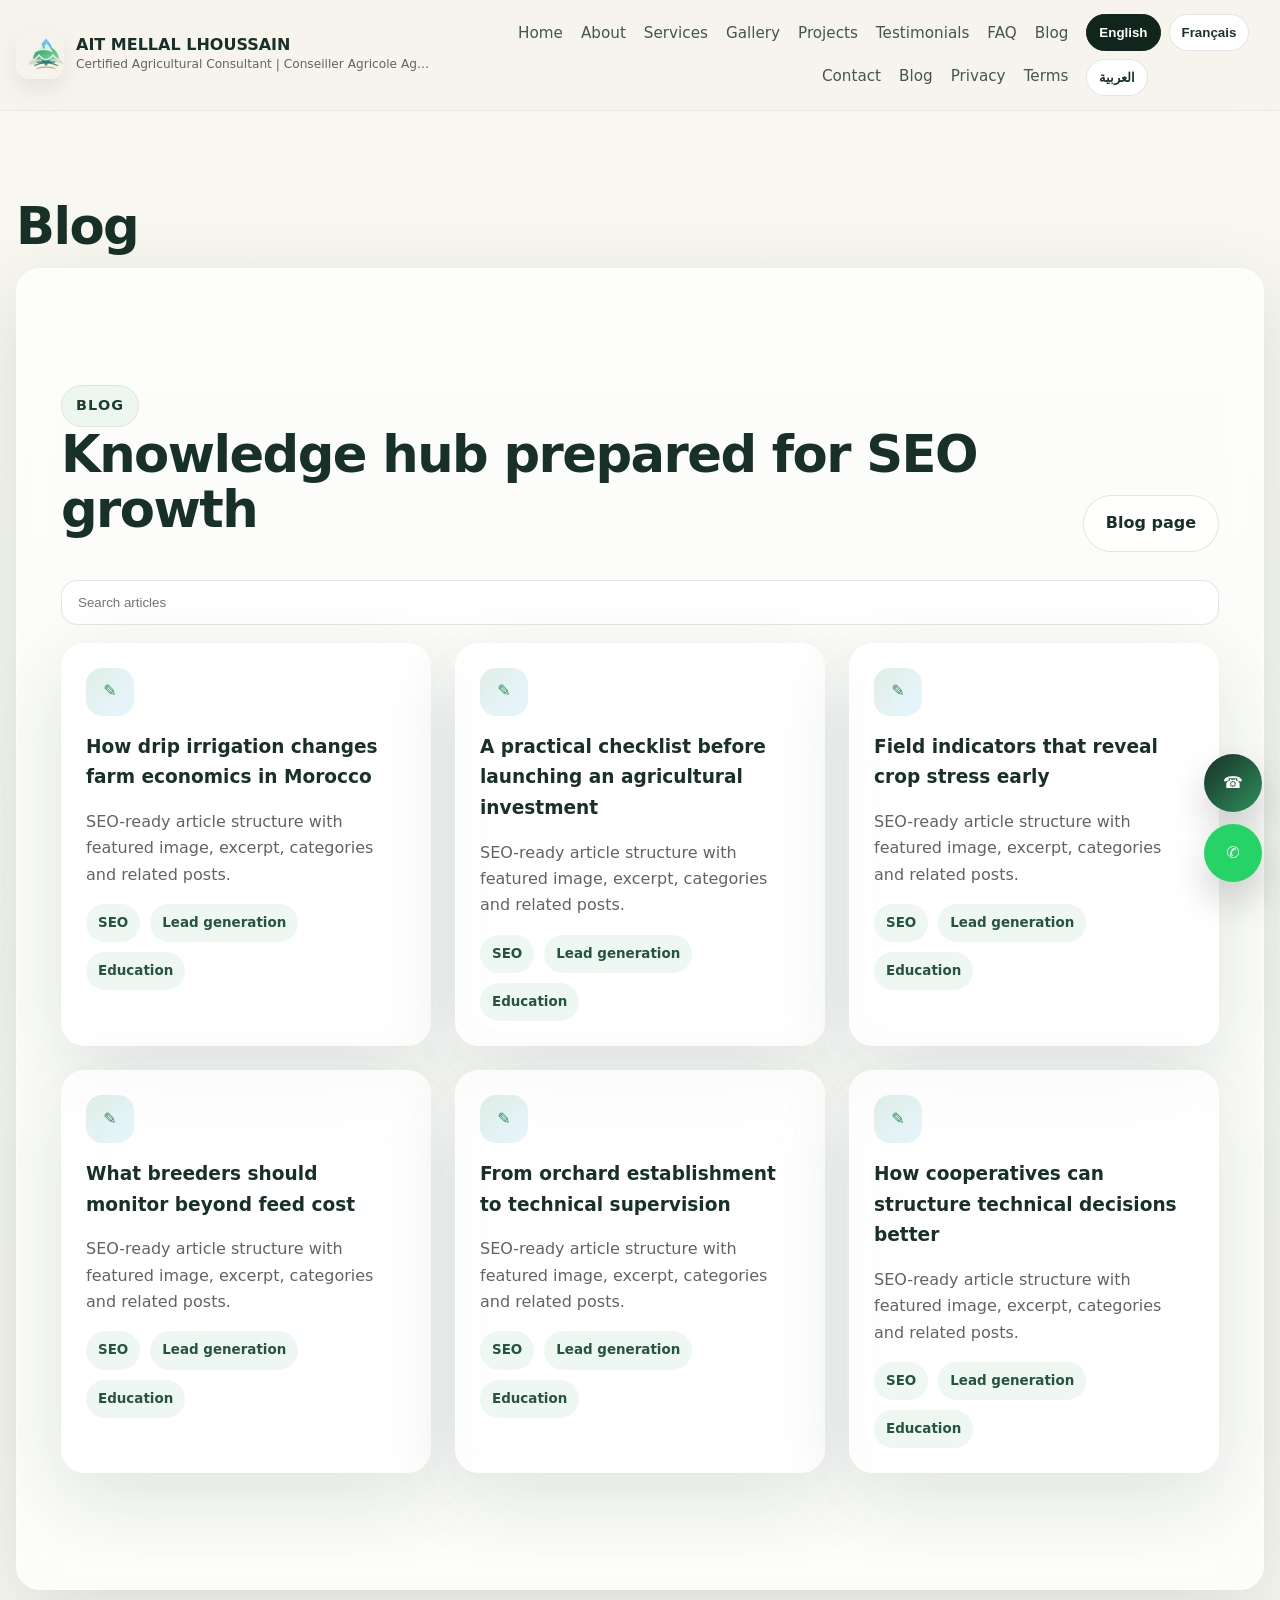
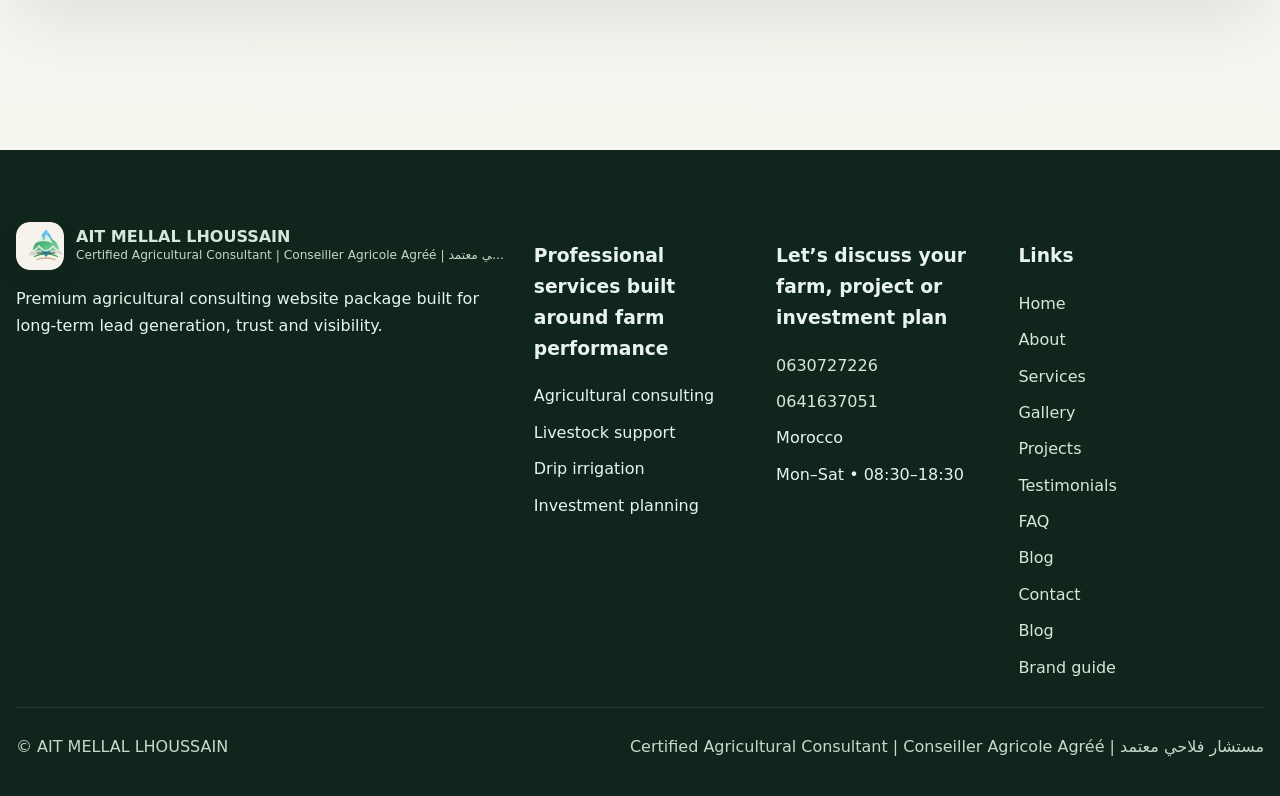
<file: blog.html>
<!doctype html><html lang="en" dir="ltr"><head><meta charset="utf-8"><meta name="viewport" content="width=device-width,initial-scale=1"><title>AIT MELLAL LHOUSSAIN | Blog</title><meta name="description" content="Blog"><meta name="keywords" content="Agricultural Consultant Morocco, Conseiller Agricole Maroc, مستشار فلاحي, irrigation, livestock consulting, crop management, agricultural investment"><link rel="canonical" href="https://aitmellalagri.ma/index.html"><link rel="icon" href="assets/favicon/favicon.svg" type="image/svg+xml"><link rel="manifest" href="manifest.json"><meta property="og:title" content="AIT MELLAL LHOUSSAIN | Blog"><meta property="og:description" content="Blog"><meta property="og:image" content="assets/social/open-graph.png"><meta property="og:type" content="website"><meta name="twitter:card" content="summary_large_image"><link rel="stylesheet" href="assets/styles.css"><script type="application/ld+json">{"@context": "https://schema.org", "@type": "ProfessionalService", "name": "AIT MELLAL LHOUSSAIN", "description": "Blog", "telephone": "0630727226", "url": "https://aitmellalagri.ma", "areaServed": "Morocco", "availableLanguage": ["Arabic", "French", "English"], "sameAs": [], "image": "https://aitmellalagri.ma/assets/social/open-graph.png"}</script></head><body class=""><header class="site-header"><div class="container navbar"><a class="brand" href="#home"><img src="assets/logos/logo-icon.png" alt="AIT MELLAL LHOUSSAIN"><div class="brand-copy"><div class="brand-title">AIT MELLAL LHOUSSAIN</div><div class="brand-subtitle">Certified Agricultural Consultant | Conseiller Agricole Agréé | مستشار فلاحي معتمد</div></div></a><button class="mobile-toggle" aria-label="menu">☰</button><nav class="nav-links"><a href="#home">Home</a><a href="#about">About</a><a href="#services">Services</a><a href="#gallery">Gallery</a><a href="#projects">Projects</a><a href="#testimonials">Testimonials</a><a href="#faq">FAQ</a><a href="#blog">Blog</a><a href="#contact">Contact</a><a href="blog.html">Blog</a><a href="privacy.html">Privacy</a><a href="terms.html">Terms</a></nav><div class="lang-switch"><button class="lang-btn active" data-lang="en">English</button><button class="lang-btn " data-lang="fr">Français</button><button class="lang-btn " data-lang="ar">العربية</button></div></div></header><section class="section"><div class="container"><h1 class="section-title">Blog</h1><div class="card" style="padding:28px"><section id="blog" class="section"><div class="container"><div class="section-intro"><div><span class="section-kicker" style="color:#1d3f31;border-color:rgba(24,49,40,.08);background:#eef6f0">Blog</span><h2 class="section-title">Knowledge hub prepared for SEO growth</h2></div><a href="blog.html" class="btn btn-outline">Blog page</a></div><div class="blog-search"><input id="blog-search" type="search" placeholder="Search articles"></div><div class="blog-grid"><article class="post-card card reveal" data-search="how drip irrigation changes farm economics in morocco"><div class="service-icon">✎</div><h3>How drip irrigation changes farm economics in Morocco</h3><p class="subtle">SEO-ready article structure with featured image, excerpt, categories and related posts.</p><div class="service-list"><span>SEO</span><span>Lead generation</span><span>Education</span></div></article><article class="post-card card reveal" data-search="a practical checklist before launching an agricultural investment"><div class="service-icon">✎</div><h3>A practical checklist before launching an agricultural investment</h3><p class="subtle">SEO-ready article structure with featured image, excerpt, categories and related posts.</p><div class="service-list"><span>SEO</span><span>Lead generation</span><span>Education</span></div></article><article class="post-card card reveal" data-search="field indicators that reveal crop stress early"><div class="service-icon">✎</div><h3>Field indicators that reveal crop stress early</h3><p class="subtle">SEO-ready article structure with featured image, excerpt, categories and related posts.</p><div class="service-list"><span>SEO</span><span>Lead generation</span><span>Education</span></div></article><article class="post-card card reveal" data-search="what breeders should monitor beyond feed cost"><div class="service-icon">✎</div><h3>What breeders should monitor beyond feed cost</h3><p class="subtle">SEO-ready article structure with featured image, excerpt, categories and related posts.</p><div class="service-list"><span>SEO</span><span>Lead generation</span><span>Education</span></div></article><article class="post-card card reveal" data-search="from orchard establishment to technical supervision"><div class="service-icon">✎</div><h3>From orchard establishment to technical supervision</h3><p class="subtle">SEO-ready article structure with featured image, excerpt, categories and related posts.</p><div class="service-list"><span>SEO</span><span>Lead generation</span><span>Education</span></div></article><article class="post-card card reveal" data-search="how cooperatives can structure technical decisions better"><div class="service-icon">✎</div><h3>How cooperatives can structure technical decisions better</h3><p class="subtle">SEO-ready article structure with featured image, excerpt, categories and related posts.</p><div class="service-list"><span>SEO</span><span>Lead generation</span><span>Education</span></div></article></div></div></section></div></div></section><footer class="footer"><div class="container footer-grid"><div><a class="brand" href="#home"><img src="assets/logos/logo-icon.png" alt="AIT MELLAL LHOUSSAIN"><div class="brand-copy"><div class="brand-title">AIT MELLAL LHOUSSAIN</div><div class="brand-subtitle">Certified Agricultural Consultant | Conseiller Agricole Agréé | مستشار فلاحي معتمد</div></div></a><p>Premium agricultural consulting website package built for long-term lead generation, trust and visibility.</p></div><div><h3>Professional services built around farm performance</h3><ul><li>Agricultural consulting</li><li>Livestock support</li><li>Drip irrigation</li><li>Investment planning</li></ul></div><div><h3>Let’s discuss your farm, project or investment plan</h3><ul><li><a href="tel:+212630727226">0630727226</a></li><li><a href="https://wa.me/212641637051">0641637051</a></li><li>Morocco</li><li>Mon–Sat • 08:30–18:30</li></ul></div><div><h3>Links</h3><ul><li><a href="#home">Home</a></li><li><a href="#about">About</a></li><li><a href="#services">Services</a></li><li><a href="#gallery">Gallery</a></li><li><a href="#projects">Projects</a></li><li><a href="#testimonials">Testimonials</a></li><li><a href="#faq">FAQ</a></li><li><a href="#blog">Blog</a></li><li><a href="#contact">Contact</a></li><li><a href="blog.html">Blog</a></li><li><a href="brand-guide.html">Brand guide</a></li></ul></div></div><div class="container copyright"><span>© AIT MELLAL LHOUSSAIN</span><span>Certified Agricultural Consultant | Conseiller Agricole Agréé | مستشار فلاحي معتمد</span></div></footer><div class="float-actions"><a class="float-btn float-call" href="tel:+212630727226" aria-label="call">☎</a><a class="float-btn float-wa" href="https://wa.me/212641637051" aria-label="whatsapp">✆</a></div><script>window.__LANG__='en'</script><script src="assets/app.js"></script></body></html>
</file>
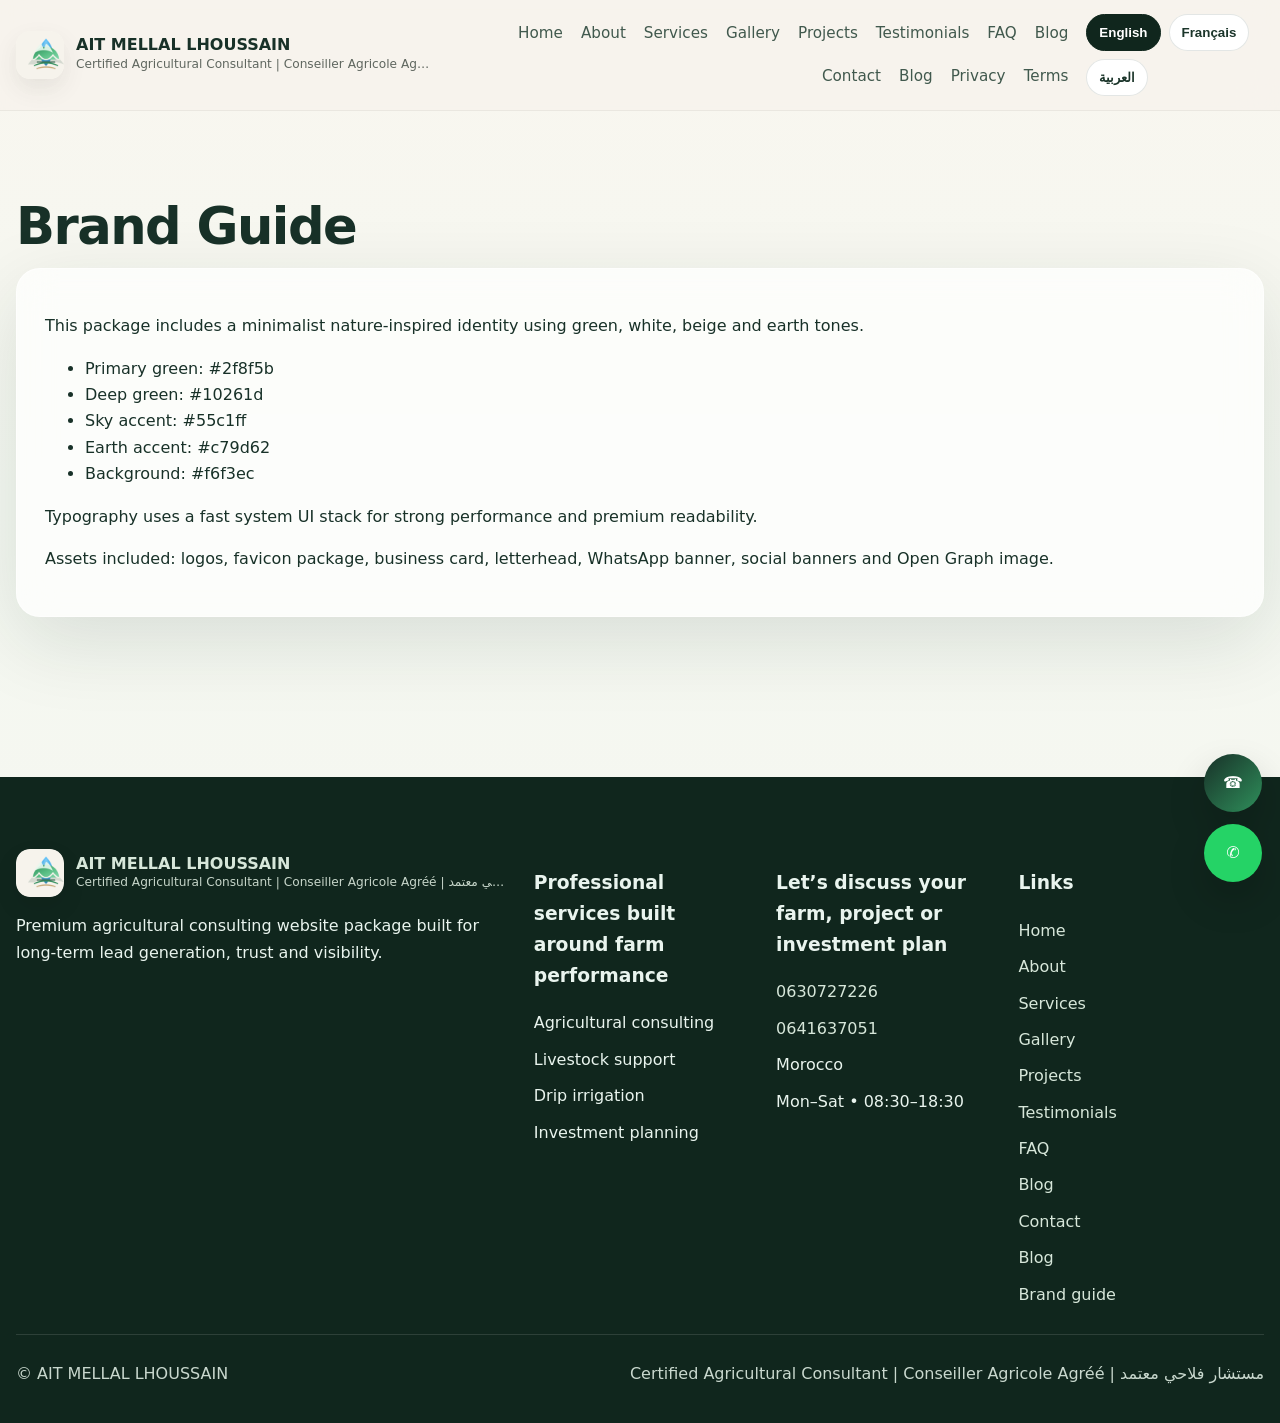
<file: brand-guide.html>
<!doctype html><html lang="en" dir="ltr"><head><meta charset="utf-8"><meta name="viewport" content="width=device-width,initial-scale=1"><title>AIT MELLAL LHOUSSAIN | Brand Guide</title><meta name="description" content="Brand Guide"><meta name="keywords" content="Agricultural Consultant Morocco, Conseiller Agricole Maroc, مستشار فلاحي, irrigation, livestock consulting, crop management, agricultural investment"><link rel="canonical" href="https://aitmellalagri.ma/index.html"><link rel="icon" href="assets/favicon/favicon.svg" type="image/svg+xml"><link rel="manifest" href="manifest.json"><meta property="og:title" content="AIT MELLAL LHOUSSAIN | Brand Guide"><meta property="og:description" content="Brand Guide"><meta property="og:image" content="assets/social/open-graph.png"><meta property="og:type" content="website"><meta name="twitter:card" content="summary_large_image"><link rel="stylesheet" href="assets/styles.css"><script type="application/ld+json">{"@context": "https://schema.org", "@type": "ProfessionalService", "name": "AIT MELLAL LHOUSSAIN", "description": "Brand Guide", "telephone": "0630727226", "url": "https://aitmellalagri.ma", "areaServed": "Morocco", "availableLanguage": ["Arabic", "French", "English"], "sameAs": [], "image": "https://aitmellalagri.ma/assets/social/open-graph.png"}</script></head><body class=""><header class="site-header"><div class="container navbar"><a class="brand" href="#home"><img src="assets/logos/logo-icon.png" alt="AIT MELLAL LHOUSSAIN"><div class="brand-copy"><div class="brand-title">AIT MELLAL LHOUSSAIN</div><div class="brand-subtitle">Certified Agricultural Consultant | Conseiller Agricole Agréé | مستشار فلاحي معتمد</div></div></a><button class="mobile-toggle" aria-label="menu">☰</button><nav class="nav-links"><a href="#home">Home</a><a href="#about">About</a><a href="#services">Services</a><a href="#gallery">Gallery</a><a href="#projects">Projects</a><a href="#testimonials">Testimonials</a><a href="#faq">FAQ</a><a href="#blog">Blog</a><a href="#contact">Contact</a><a href="blog.html">Blog</a><a href="privacy.html">Privacy</a><a href="terms.html">Terms</a></nav><div class="lang-switch"><button class="lang-btn active" data-lang="en">English</button><button class="lang-btn " data-lang="fr">Français</button><button class="lang-btn " data-lang="ar">العربية</button></div></div></header><section class="section"><div class="container"><h1 class="section-title">Brand Guide</h1><div class="card" style="padding:28px"><p>This package includes a minimalist nature-inspired identity using green, white, beige and earth tones.</p><ul><li>Primary green: #2f8f5b</li><li>Deep green: #10261d</li><li>Sky accent: #55c1ff</li><li>Earth accent: #c79d62</li><li>Background: #f6f3ec</li></ul><p>Typography uses a fast system UI stack for strong performance and premium readability.</p><p>Assets included: logos, favicon package, business card, letterhead, WhatsApp banner, social banners and Open Graph image.</p></div></div></section><footer class="footer"><div class="container footer-grid"><div><a class="brand" href="#home"><img src="assets/logos/logo-icon.png" alt="AIT MELLAL LHOUSSAIN"><div class="brand-copy"><div class="brand-title">AIT MELLAL LHOUSSAIN</div><div class="brand-subtitle">Certified Agricultural Consultant | Conseiller Agricole Agréé | مستشار فلاحي معتمد</div></div></a><p>Premium agricultural consulting website package built for long-term lead generation, trust and visibility.</p></div><div><h3>Professional services built around farm performance</h3><ul><li>Agricultural consulting</li><li>Livestock support</li><li>Drip irrigation</li><li>Investment planning</li></ul></div><div><h3>Let’s discuss your farm, project or investment plan</h3><ul><li><a href="tel:+212630727226">0630727226</a></li><li><a href="https://wa.me/212641637051">0641637051</a></li><li>Morocco</li><li>Mon–Sat • 08:30–18:30</li></ul></div><div><h3>Links</h3><ul><li><a href="#home">Home</a></li><li><a href="#about">About</a></li><li><a href="#services">Services</a></li><li><a href="#gallery">Gallery</a></li><li><a href="#projects">Projects</a></li><li><a href="#testimonials">Testimonials</a></li><li><a href="#faq">FAQ</a></li><li><a href="#blog">Blog</a></li><li><a href="#contact">Contact</a></li><li><a href="blog.html">Blog</a></li><li><a href="brand-guide.html">Brand guide</a></li></ul></div></div><div class="container copyright"><span>© AIT MELLAL LHOUSSAIN</span><span>Certified Agricultural Consultant | Conseiller Agricole Agréé | مستشار فلاحي معتمد</span></div></footer><div class="float-actions"><a class="float-btn float-call" href="tel:+212630727226" aria-label="call">☎</a><a class="float-btn float-wa" href="https://wa.me/212641637051" aria-label="whatsapp">✆</a></div><script>window.__LANG__='en'</script><script src="assets/app.js"></script></body></html>
</file>
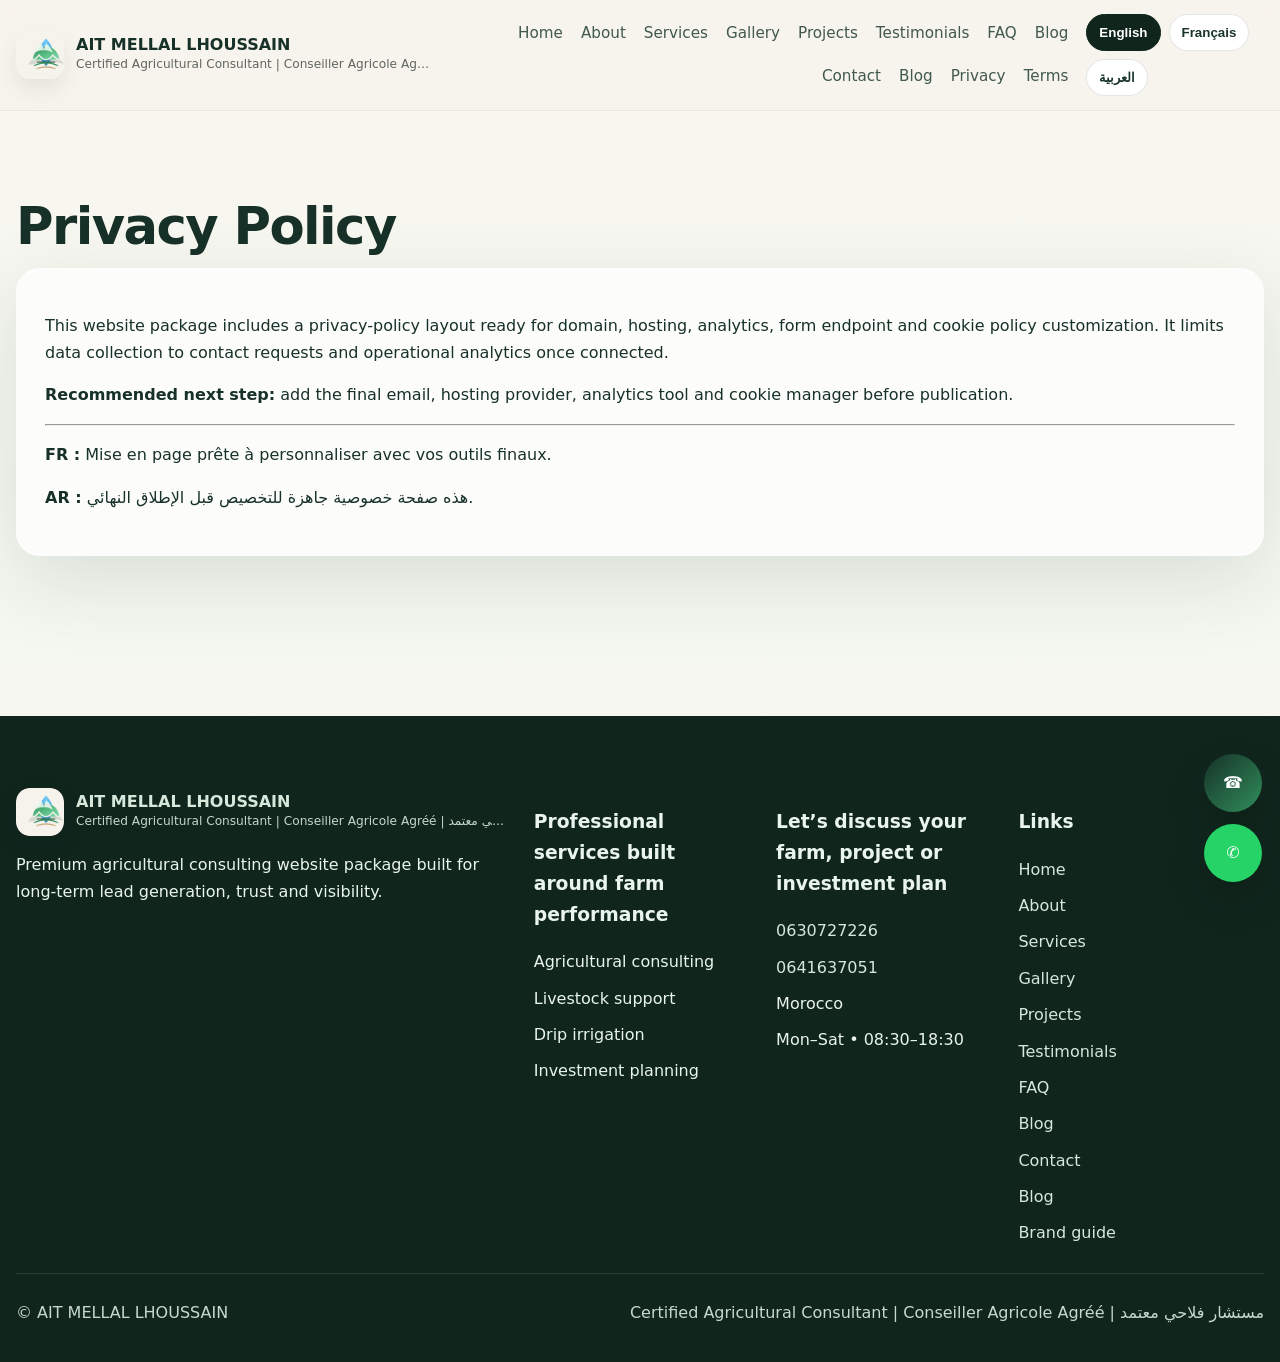
<file: privacy.html>
<!doctype html><html lang="en" dir="ltr"><head><meta charset="utf-8"><meta name="viewport" content="width=device-width,initial-scale=1"><title>AIT MELLAL LHOUSSAIN | Privacy Policy</title><meta name="description" content="Privacy Policy"><meta name="keywords" content="Agricultural Consultant Morocco, Conseiller Agricole Maroc, مستشار فلاحي, irrigation, livestock consulting, crop management, agricultural investment"><link rel="canonical" href="https://aitmellalagri.ma/index.html"><link rel="icon" href="assets/favicon/favicon.svg" type="image/svg+xml"><link rel="manifest" href="manifest.json"><meta property="og:title" content="AIT MELLAL LHOUSSAIN | Privacy Policy"><meta property="og:description" content="Privacy Policy"><meta property="og:image" content="assets/social/open-graph.png"><meta property="og:type" content="website"><meta name="twitter:card" content="summary_large_image"><link rel="stylesheet" href="assets/styles.css"><script type="application/ld+json">{"@context": "https://schema.org", "@type": "ProfessionalService", "name": "AIT MELLAL LHOUSSAIN", "description": "Privacy Policy", "telephone": "0630727226", "url": "https://aitmellalagri.ma", "areaServed": "Morocco", "availableLanguage": ["Arabic", "French", "English"], "sameAs": [], "image": "https://aitmellalagri.ma/assets/social/open-graph.png"}</script></head><body class=""><header class="site-header"><div class="container navbar"><a class="brand" href="#home"><img src="assets/logos/logo-icon.png" alt="AIT MELLAL LHOUSSAIN"><div class="brand-copy"><div class="brand-title">AIT MELLAL LHOUSSAIN</div><div class="brand-subtitle">Certified Agricultural Consultant | Conseiller Agricole Agréé | مستشار فلاحي معتمد</div></div></a><button class="mobile-toggle" aria-label="menu">☰</button><nav class="nav-links"><a href="#home">Home</a><a href="#about">About</a><a href="#services">Services</a><a href="#gallery">Gallery</a><a href="#projects">Projects</a><a href="#testimonials">Testimonials</a><a href="#faq">FAQ</a><a href="#blog">Blog</a><a href="#contact">Contact</a><a href="blog.html">Blog</a><a href="privacy.html">Privacy</a><a href="terms.html">Terms</a></nav><div class="lang-switch"><button class="lang-btn active" data-lang="en">English</button><button class="lang-btn " data-lang="fr">Français</button><button class="lang-btn " data-lang="ar">العربية</button></div></div></header><section class="section"><div class="container"><h1 class="section-title">Privacy Policy</h1><div class="card" style="padding:28px"><p>This website package includes a privacy-policy layout ready for domain, hosting, analytics, form endpoint and cookie policy customization. It limits data collection to contact requests and operational analytics once connected.</p><p><strong>Recommended next step:</strong> add the final email, hosting provider, analytics tool and cookie manager before publication.</p><hr><p><strong>FR :</strong> Mise en page prête à personnaliser avec vos outils finaux.</p><p><strong>AR :</strong> هذه صفحة خصوصية جاهزة للتخصيص قبل الإطلاق النهائي.</p></div></div></section><footer class="footer"><div class="container footer-grid"><div><a class="brand" href="#home"><img src="assets/logos/logo-icon.png" alt="AIT MELLAL LHOUSSAIN"><div class="brand-copy"><div class="brand-title">AIT MELLAL LHOUSSAIN</div><div class="brand-subtitle">Certified Agricultural Consultant | Conseiller Agricole Agréé | مستشار فلاحي معتمد</div></div></a><p>Premium agricultural consulting website package built for long-term lead generation, trust and visibility.</p></div><div><h3>Professional services built around farm performance</h3><ul><li>Agricultural consulting</li><li>Livestock support</li><li>Drip irrigation</li><li>Investment planning</li></ul></div><div><h3>Let’s discuss your farm, project or investment plan</h3><ul><li><a href="tel:+212630727226">0630727226</a></li><li><a href="https://wa.me/212641637051">0641637051</a></li><li>Morocco</li><li>Mon–Sat • 08:30–18:30</li></ul></div><div><h3>Links</h3><ul><li><a href="#home">Home</a></li><li><a href="#about">About</a></li><li><a href="#services">Services</a></li><li><a href="#gallery">Gallery</a></li><li><a href="#projects">Projects</a></li><li><a href="#testimonials">Testimonials</a></li><li><a href="#faq">FAQ</a></li><li><a href="#blog">Blog</a></li><li><a href="#contact">Contact</a></li><li><a href="blog.html">Blog</a></li><li><a href="brand-guide.html">Brand guide</a></li></ul></div></div><div class="container copyright"><span>© AIT MELLAL LHOUSSAIN</span><span>Certified Agricultural Consultant | Conseiller Agricole Agréé | مستشار فلاحي معتمد</span></div></footer><div class="float-actions"><a class="float-btn float-call" href="tel:+212630727226" aria-label="call">☎</a><a class="float-btn float-wa" href="https://wa.me/212641637051" aria-label="whatsapp">✆</a></div><script>window.__LANG__='en'</script><script src="assets/app.js"></script></body></html>
</file>
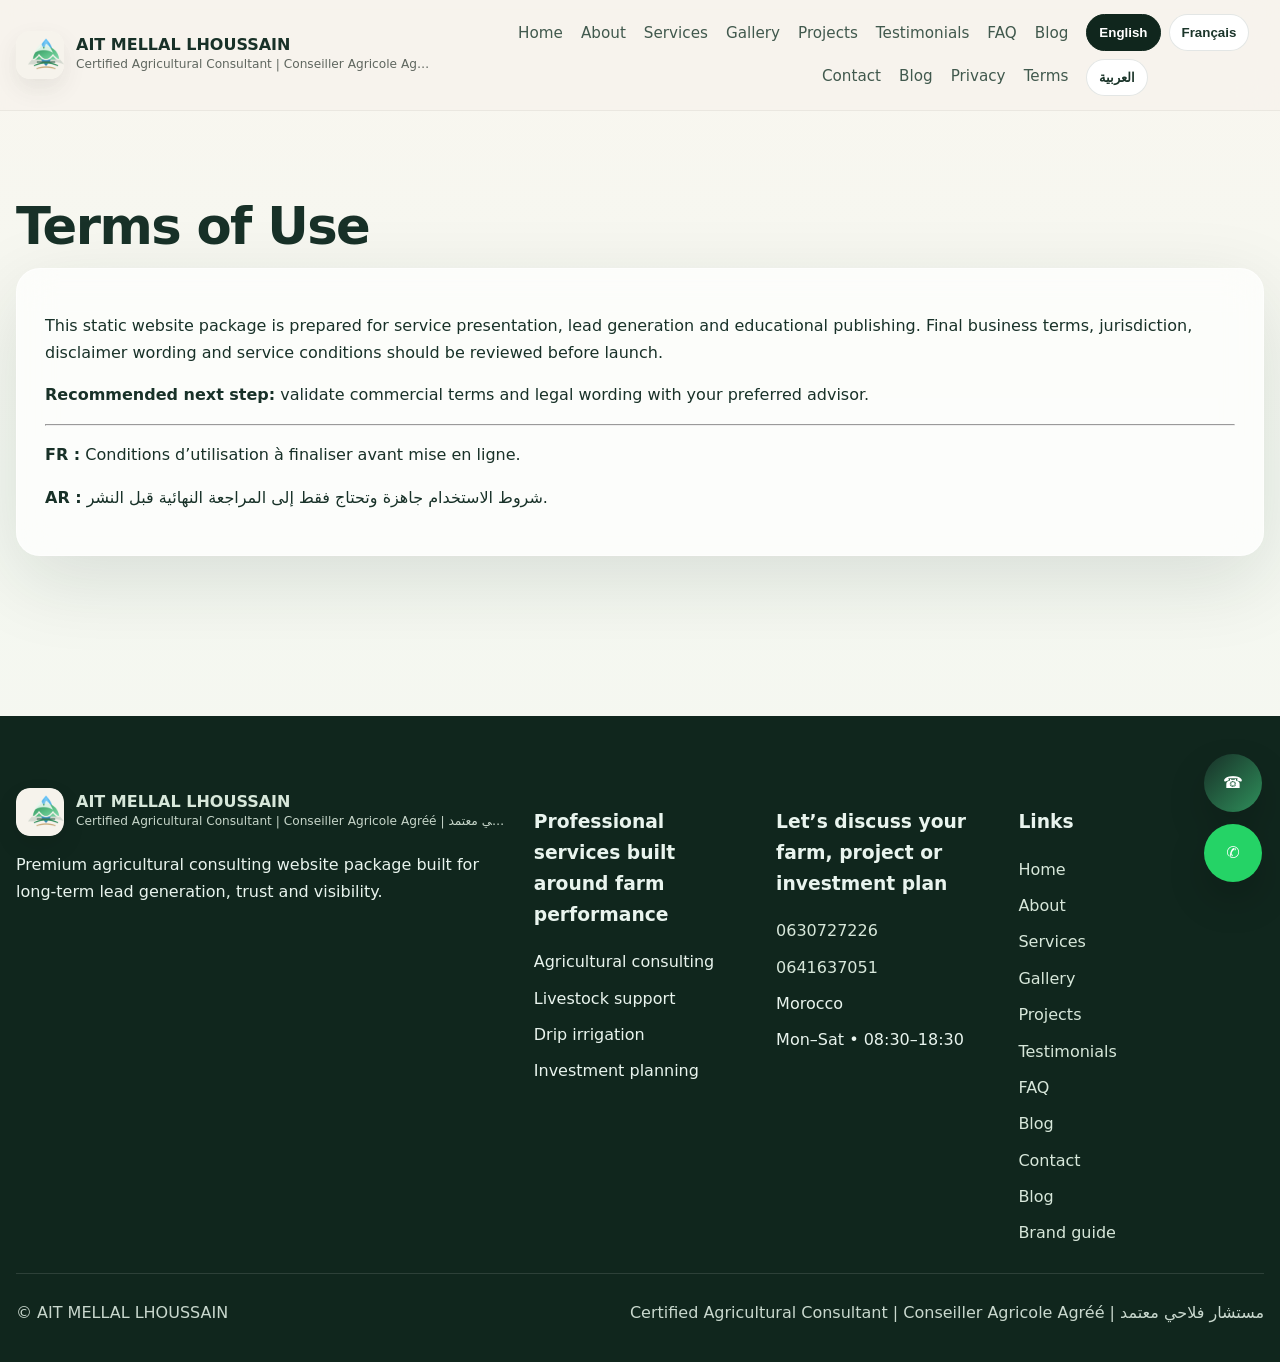
<file: terms.html>
<!doctype html><html lang="en" dir="ltr"><head><meta charset="utf-8"><meta name="viewport" content="width=device-width,initial-scale=1"><title>AIT MELLAL LHOUSSAIN | Terms of Use</title><meta name="description" content="Terms of Use"><meta name="keywords" content="Agricultural Consultant Morocco, Conseiller Agricole Maroc, مستشار فلاحي, irrigation, livestock consulting, crop management, agricultural investment"><link rel="canonical" href="https://aitmellalagri.ma/index.html"><link rel="icon" href="assets/favicon/favicon.svg" type="image/svg+xml"><link rel="manifest" href="manifest.json"><meta property="og:title" content="AIT MELLAL LHOUSSAIN | Terms of Use"><meta property="og:description" content="Terms of Use"><meta property="og:image" content="assets/social/open-graph.png"><meta property="og:type" content="website"><meta name="twitter:card" content="summary_large_image"><link rel="stylesheet" href="assets/styles.css"><script type="application/ld+json">{"@context": "https://schema.org", "@type": "ProfessionalService", "name": "AIT MELLAL LHOUSSAIN", "description": "Terms of Use", "telephone": "0630727226", "url": "https://aitmellalagri.ma", "areaServed": "Morocco", "availableLanguage": ["Arabic", "French", "English"], "sameAs": [], "image": "https://aitmellalagri.ma/assets/social/open-graph.png"}</script></head><body class=""><header class="site-header"><div class="container navbar"><a class="brand" href="#home"><img src="assets/logos/logo-icon.png" alt="AIT MELLAL LHOUSSAIN"><div class="brand-copy"><div class="brand-title">AIT MELLAL LHOUSSAIN</div><div class="brand-subtitle">Certified Agricultural Consultant | Conseiller Agricole Agréé | مستشار فلاحي معتمد</div></div></a><button class="mobile-toggle" aria-label="menu">☰</button><nav class="nav-links"><a href="#home">Home</a><a href="#about">About</a><a href="#services">Services</a><a href="#gallery">Gallery</a><a href="#projects">Projects</a><a href="#testimonials">Testimonials</a><a href="#faq">FAQ</a><a href="#blog">Blog</a><a href="#contact">Contact</a><a href="blog.html">Blog</a><a href="privacy.html">Privacy</a><a href="terms.html">Terms</a></nav><div class="lang-switch"><button class="lang-btn active" data-lang="en">English</button><button class="lang-btn " data-lang="fr">Français</button><button class="lang-btn " data-lang="ar">العربية</button></div></div></header><section class="section"><div class="container"><h1 class="section-title">Terms of Use</h1><div class="card" style="padding:28px"><p>This static website package is prepared for service presentation, lead generation and educational publishing. Final business terms, jurisdiction, disclaimer wording and service conditions should be reviewed before launch.</p><p><strong>Recommended next step:</strong> validate commercial terms and legal wording with your preferred advisor.</p><hr><p><strong>FR :</strong> Conditions d’utilisation à finaliser avant mise en ligne.</p><p><strong>AR :</strong> شروط الاستخدام جاهزة وتحتاج فقط إلى المراجعة النهائية قبل النشر.</p></div></div></section><footer class="footer"><div class="container footer-grid"><div><a class="brand" href="#home"><img src="assets/logos/logo-icon.png" alt="AIT MELLAL LHOUSSAIN"><div class="brand-copy"><div class="brand-title">AIT MELLAL LHOUSSAIN</div><div class="brand-subtitle">Certified Agricultural Consultant | Conseiller Agricole Agréé | مستشار فلاحي معتمد</div></div></a><p>Premium agricultural consulting website package built for long-term lead generation, trust and visibility.</p></div><div><h3>Professional services built around farm performance</h3><ul><li>Agricultural consulting</li><li>Livestock support</li><li>Drip irrigation</li><li>Investment planning</li></ul></div><div><h3>Let’s discuss your farm, project or investment plan</h3><ul><li><a href="tel:+212630727226">0630727226</a></li><li><a href="https://wa.me/212641637051">0641637051</a></li><li>Morocco</li><li>Mon–Sat • 08:30–18:30</li></ul></div><div><h3>Links</h3><ul><li><a href="#home">Home</a></li><li><a href="#about">About</a></li><li><a href="#services">Services</a></li><li><a href="#gallery">Gallery</a></li><li><a href="#projects">Projects</a></li><li><a href="#testimonials">Testimonials</a></li><li><a href="#faq">FAQ</a></li><li><a href="#blog">Blog</a></li><li><a href="#contact">Contact</a></li><li><a href="blog.html">Blog</a></li><li><a href="brand-guide.html">Brand guide</a></li></ul></div></div><div class="container copyright"><span>© AIT MELLAL LHOUSSAIN</span><span>Certified Agricultural Consultant | Conseiller Agricole Agréé | مستشار فلاحي معتمد</span></div></footer><div class="float-actions"><a class="float-btn float-call" href="tel:+212630727226" aria-label="call">☎</a><a class="float-btn float-wa" href="https://wa.me/212641637051" aria-label="whatsapp">✆</a></div><script>window.__LANG__='en'</script><script src="assets/app.js"></script></body></html>
</file>
<file: assets/styles.css>
:root{
  --bg:#f6f3ec;
  --surface:#fffdf8;
  --surface-2:#f3efe6;
  --text:#183128;
  --muted:#5f665f;
  --line:rgba(24,49,40,.12);
  --primary:#2f8f5b;
  --primary-2:#55c1ff;
  --accent:#c79d62;
  --dark:#10261d;
  --success:#25D366;
  --shadow:0 24px 80px rgba(16,38,29,.12);
  --radius:24px;
  --radius-sm:18px;
  --max:1280px;
}
*{box-sizing:border-box}
html{scroll-behavior:smooth}
body{margin:0;font-family:Inter,ui-sans-serif,system-ui,-apple-system,Segoe UI,Roboto,Arial,sans-serif;background:linear-gradient(180deg,#f9f6ef 0%,#f4f8f1 35%,#f8f5ef 100%);color:var(--text);line-height:1.65;overflow-x:hidden}
a{color:inherit;text-decoration:none}
img,video{max-width:100%;display:block}
.container{width:min(calc(100% - 32px),var(--max));margin-inline:auto}
.section{padding:88px 0;position:relative}
.section-title{font-size:clamp(2rem,4vw,3.4rem);line-height:1.08;margin:0 0 14px;font-weight:800;letter-spacing:-.03em}
.section-kicker{display:inline-flex;align-items:center;gap:10px;padding:8px 14px;border:1px solid rgba(255,255,255,.18);border-radius:999px;background:rgba(255,255,255,.14);backdrop-filter:blur(14px);color:#eef9f2;font-size:.9rem;font-weight:700;text-transform:uppercase;letter-spacing:.08em}
.subtle{color:var(--muted)}
.grid{display:grid;gap:24px}
.card{background:rgba(255,255,255,.68);border:1px solid rgba(255,255,255,.55);backdrop-filter:blur(18px);border-radius:var(--radius);box-shadow:var(--shadow)}
.btn{display:inline-flex;align-items:center;justify-content:center;gap:10px;border-radius:999px;padding:14px 22px;font-weight:700;border:1px solid transparent;transition:.25s ease;cursor:pointer}
.btn-primary{background:linear-gradient(135deg,var(--primary),#256a45);color:#fff;box-shadow:0 14px 30px rgba(47,143,91,.28)}
.btn-primary:hover{transform:translateY(-2px);box-shadow:0 18px 36px rgba(47,143,91,.36)}
.btn-secondary{background:rgba(255,255,255,.14);color:#fff;border-color:rgba(255,255,255,.25);backdrop-filter:blur(14px)}
.btn-secondary:hover{background:rgba(255,255,255,.22)}
.btn-outline{border-color:var(--line);background:rgba(255,255,255,.7)}
header.site-header{position:sticky;top:0;z-index:50;padding:14px 0;background:rgba(246,243,236,.78);backdrop-filter:blur(18px);border-bottom:1px solid rgba(16,38,29,.06)}
.navbar{display:flex;align-items:center;justify-content:space-between;gap:18px}
.brand{display:flex;align-items:center;gap:12px;min-width:0}
.brand img{width:48px;height:48px;border-radius:14px;box-shadow:0 10px 24px rgba(0,0,0,.08)}
.brand-copy{min-width:0}
.brand-title{font-size:1rem;font-weight:800;line-height:1.1;white-space:nowrap;overflow:hidden;text-overflow:ellipsis}
.brand-subtitle{font-size:.76rem;color:var(--muted);white-space:nowrap;overflow:hidden;text-overflow:ellipsis}
.nav-links{display:flex;align-items:center;gap:18px;flex-wrap:wrap;justify-content:flex-end}
.nav-links a{font-size:.95rem;color:#213d31;opacity:.85}
.nav-links a:hover{opacity:1}
.lang-switch{display:flex;gap:8px;flex-wrap:wrap}
.lang-switch button{border:1px solid var(--line);background:#fff;padding:10px 12px;border-radius:999px;font-weight:700;color:#1b352a;cursor:pointer}
.lang-switch button.active{background:var(--dark);color:#fff;border-color:var(--dark)}
.mobile-toggle{display:none}
.hero{padding:72px 0 48px;color:#fff;position:relative;overflow:hidden}
.hero::before{content:"";position:absolute;inset:0;background:linear-gradient(135deg,rgba(16,38,29,.82),rgba(47,143,91,.72));z-index:1}
.hero-media{position:absolute;inset:0;background:url('./media/seedling-transplanting-drip.webp') center/cover no-repeat;transform:scale(1.04)}
.hero .container{position:relative;z-index:2}
.hero-grid{display:grid;grid-template-columns:1.15fr .85fr;gap:32px;align-items:end;min-height:70vh}
.hero-copy h1{font-size:clamp(2.4rem,5vw,5.5rem);line-height:.98;margin:18px 0 18px;letter-spacing:-.05em}
.hero-copy p{font-size:clamp(1rem,1.7vw,1.22rem);max-width:700px;color:#eef7f1}
.hero-actions{display:flex;flex-wrap:wrap;gap:14px;margin-top:24px}
.hero-pills{display:flex;gap:12px;flex-wrap:wrap;margin-top:26px}
.hero-pills span{padding:9px 14px;border-radius:999px;background:rgba(255,255,255,.12);border:1px solid rgba(255,255,255,.18);backdrop-filter:blur(10px);font-weight:600;font-size:.92rem}
.hero-card{padding:26px;min-height:560px;display:grid;align-content:space-between;background:linear-gradient(180deg,rgba(255,255,255,.18),rgba(255,255,255,.08));border:1px solid rgba(255,255,255,.16);backdrop-filter:blur(20px);border-radius:32px;box-shadow:0 24px 60px rgba(0,0,0,.18)}
.hero-video{border-radius:24px;overflow:hidden;border:1px solid rgba(255,255,255,.15);background:#0e1d17;box-shadow:0 24px 50px rgba(0,0,0,.24)}
.hero-stats{display:grid;grid-template-columns:repeat(2,1fr);gap:16px;margin-top:20px}
.stat{padding:18px;border-radius:22px;background:rgba(255,255,255,.12);border:1px solid rgba(255,255,255,.18)}
.stat strong{display:block;font-size:1.6rem}
.section-intro{display:grid;grid-template-columns:1fr auto;gap:18px;align-items:end;margin-bottom:28px}
.trust-grid,.services-grid,.projects-grid,.blog-grid,.contact-grid,.faq-grid,.footer-grid{display:grid;gap:24px}
.trust-grid{grid-template-columns:repeat(4,1fr)}
.services-grid{grid-template-columns:repeat(4,1fr)}
.projects-grid{grid-template-columns:repeat(3,1fr)}
.blog-grid{grid-template-columns:repeat(3,1fr)}
.contact-grid{grid-template-columns:1.1fr .9fr}
.faq-grid{grid-template-columns:1fr 1fr}
.metric-strip{display:grid;grid-template-columns:repeat(4,1fr);gap:16px;margin-top:-32px;position:relative;z-index:3}
.metric{padding:24px}
.metric h3{margin:0 0 8px;font-size:1.1rem}
.metric p{margin:0;color:var(--muted);font-size:.96rem}
.about-layout{display:grid;grid-template-columns:1.05fr .95fr;gap:30px;align-items:start}
.about-image-stack{display:grid;gap:18px}
.about-image-stack .card{overflow:hidden}
.about-image-stack img{width:100%;height:100%;object-fit:cover}
.about-content .card{padding:28px}
.timeline{display:grid;gap:14px;margin-top:18px}
.timeline-item{display:grid;grid-template-columns:96px 1fr;gap:14px;padding-bottom:14px;border-bottom:1px dashed var(--line)}
.timeline-item:last-child{padding-bottom:0;border-bottom:0}
.timeline-year{font-weight:800;color:var(--primary)}
.service-card,.trust-card,.project-card,.post-card,.contact-card,.faq-item,.testimonial-card{padding:24px}
.service-card h3,.trust-card h3,.project-card h3,.post-card h3,.faq-item h3,.contact-card h3{margin:0 0 10px;font-size:1.16rem}
.service-icon,.trust-icon,.project-icon{width:48px;height:48px;border-radius:16px;display:grid;place-items:center;background:linear-gradient(135deg,rgba(47,143,91,.14),rgba(85,193,255,.14));margin-bottom:16px;color:var(--primary)}
.service-list{display:flex;flex-wrap:wrap;gap:10px;margin-top:16px}
.service-list span,.tag{display:inline-flex;padding:8px 12px;border-radius:999px;background:#eff7f2;color:#25553f;font-size:.84rem;font-weight:700}
.gallery-toolbar{display:flex;flex-wrap:wrap;gap:10px;margin:22px 0 28px}
.filter-btn{border:1px solid var(--line);background:#fff;padding:10px 14px;border-radius:999px;font-weight:700;color:#254033;cursor:pointer}
.filter-btn.active{background:var(--dark);color:#fff;border-color:var(--dark)}
.gallery-grid{columns:3 300px;column-gap:18px}
.gallery-item{break-inside:avoid;margin-bottom:18px;border-radius:24px;overflow:hidden;background:#fff;box-shadow:0 14px 40px rgba(16,38,29,.12);position:relative}
.gallery-item button{all:unset;display:block;cursor:pointer}
.gallery-item img,.gallery-item video{width:100%;height:auto;display:block}
.gallery-caption{padding:14px 16px 16px}
.gallery-caption strong{display:block;font-size:1rem;margin-bottom:4px}
.gallery-caption span{font-size:.92rem;color:var(--muted)}
.project-card{overflow:hidden;padding:0}.project-card img{height:230px;object-fit:cover;width:100%}.project-body{padding:22px}
.testimonial-wrap{display:grid;grid-template-columns:1.1fr .9fr;gap:24px}
.slider{position:relative;overflow:hidden}.slides{display:flex;transition:transform .5s ease}.testimonial-card{min-width:100%;display:grid;gap:12px}.stars{color:#ffb546;letter-spacing:.15em;font-size:1.1rem}
.slider-controls{display:flex;gap:12px;margin-top:16px}.slider-controls button{border:1px solid var(--line);background:#fff;width:42px;height:42px;border-radius:999px;cursor:pointer}
.blog-search{display:flex;gap:12px;align-items:center;margin-bottom:18px}.blog-search input{flex:1;padding:14px 16px;border-radius:16px;border:1px solid var(--line);background:#fff}
.contact-form{display:grid;gap:14px}.contact-form input,.contact-form textarea,.contact-form select{width:100%;padding:14px 16px;border-radius:16px;border:1px solid var(--line);background:#fff;font:inherit;color:var(--text)}
.contact-form textarea{min-height:160px;resize:vertical}
.map-placeholder{min-height:320px;background:linear-gradient(135deg,#dcefe4,#eef6f2);border-radius:26px;display:grid;place-items:center;text-align:center;padding:30px;border:1px dashed rgba(47,143,91,.28)}
.footer{background:var(--dark);color:#e9f4ee;padding:72px 0 36px;margin-top:72px}
.footer-grid{grid-template-columns:1.2fr .8fr .8fr .9fr}.footer a{color:#d7e7da}.footer ul{list-style:none;padding:0;margin:0;display:grid;gap:10px}.footer .brand-subtitle{color:#c7d6ca}
.copyright{padding-top:26px;margin-top:26px;border-top:1px solid rgba(255,255,255,.12);display:flex;justify-content:space-between;gap:16px;flex-wrap:wrap;color:#c9d8ce}
.float-actions{position:fixed;right:18px;bottom:18px;display:grid;gap:12px;z-index:60}.float-btn{width:58px;height:58px;border-radius:999px;display:grid;place-items:center;color:#fff;box-shadow:0 18px 38px rgba(0,0,0,.18)}.float-call{background:linear-gradient(135deg,#183128,#2f8f5b)}.float-wa{background:#25D366}
.lightbox{position:fixed;inset:0;background:rgba(7,17,12,.88);display:none;align-items:center;justify-content:center;padding:28px;z-index:100}.lightbox.open{display:flex}.lightbox-content{width:min(100%,1100px);max-height:90vh;overflow:auto;background:#111;border-radius:24px;position:relative}.lightbox-close{position:absolute;top:16px;right:16px;background:rgba(255,255,255,.16);color:#fff;border:0;width:44px;height:44px;border-radius:999px;cursor:pointer;z-index:4}.lightbox figure{margin:0}.lightbox figcaption{padding:18px 20px;background:#111;color:#eef7f1}.reveal{opacity:0;transform:translateY(18px);transition:opacity .65s ease,transform .65s ease}.reveal.in{opacity:1;transform:none}
body.rtl{direction:rtl}.rtl .navbar,.rtl .section-intro,.rtl .copyright{direction:rtl}.rtl .float-actions{right:auto;left:18px}.rtl .timeline-item{grid-template-columns:1fr 96px}.rtl .hero-actions,.rtl .gallery-toolbar,.rtl .service-list,.rtl .slider-controls,.rtl .blog-search,.rtl .lang-switch{justify-content:flex-start}
@media (max-width:1080px){.hero-grid,.about-layout,.testimonial-wrap,.contact-grid,.faq-grid{grid-template-columns:1fr}.trust-grid,.services-grid{grid-template-columns:repeat(2,1fr)}.projects-grid,.blog-grid,.footer-grid,.metric-strip{grid-template-columns:repeat(2,1fr)}.hero-card{min-height:auto}}
@media (max-width:820px){.nav-links{display:none;position:absolute;left:16px;right:16px;top:76px;background:rgba(246,243,236,.98);padding:18px;border:1px solid var(--line);border-radius:22px;box-shadow:var(--shadow);flex-direction:column;align-items:flex-start}.nav-links.open{display:flex}.mobile-toggle{display:inline-flex;border:1px solid var(--line);background:#fff;width:46px;height:46px;border-radius:14px;align-items:center;justify-content:center;cursor:pointer}.hero{padding-top:34px}.hero-grid{min-height:auto}.hero-card{order:-1}.metric-strip,.trust-grid,.services-grid,.projects-grid,.blog-grid,.footer-grid{grid-template-columns:1fr}.section{padding:72px 0}.section-intro{grid-template-columns:1fr}.gallery-grid{columns:1 280px}}
@media (prefers-reduced-motion:reduce){*{scroll-behavior:auto!important;transition:none!important;animation:none!important}.reveal{opacity:1;transform:none}}
</file>
